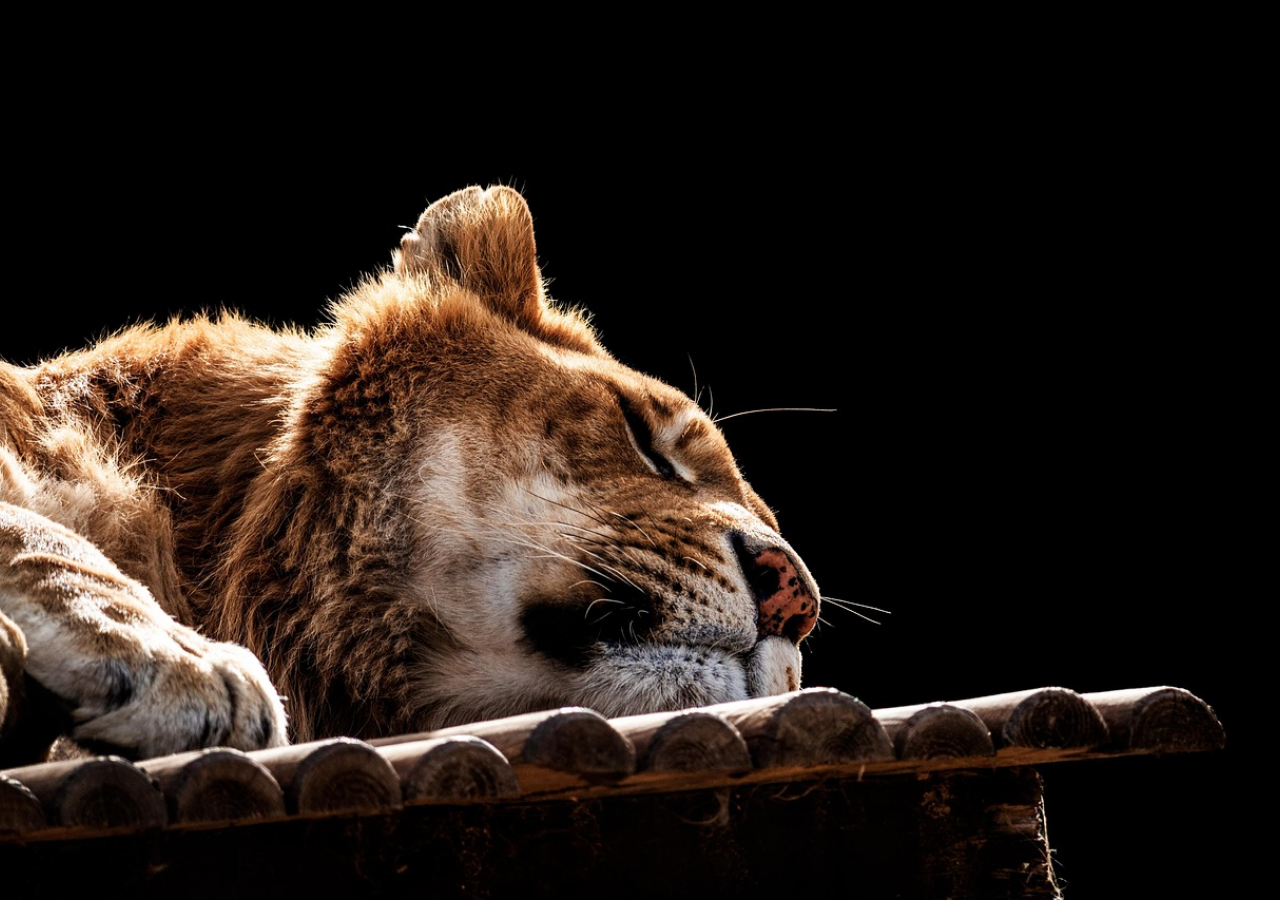
<file: index.html>
<!DOCTYPE html>
<html lang="en">
<head>
    <meta charset="UTF-8">
    <meta name="viewport" content="width=device-width, initial-scale=1.0">
    <link rel="stylesheet" href="style.css">
    <title>MZANSI</title>
</head>
<body>
    <img src="lion-5069703_1280.jpg" alt="Um leão">
    <div>
        <h1>MZANSI</h1>
        <h2>Saiba mais sobre o site</h2>
        <a href="login.html">Iniciar</a>
    </div>

</body>
</html>
</file>
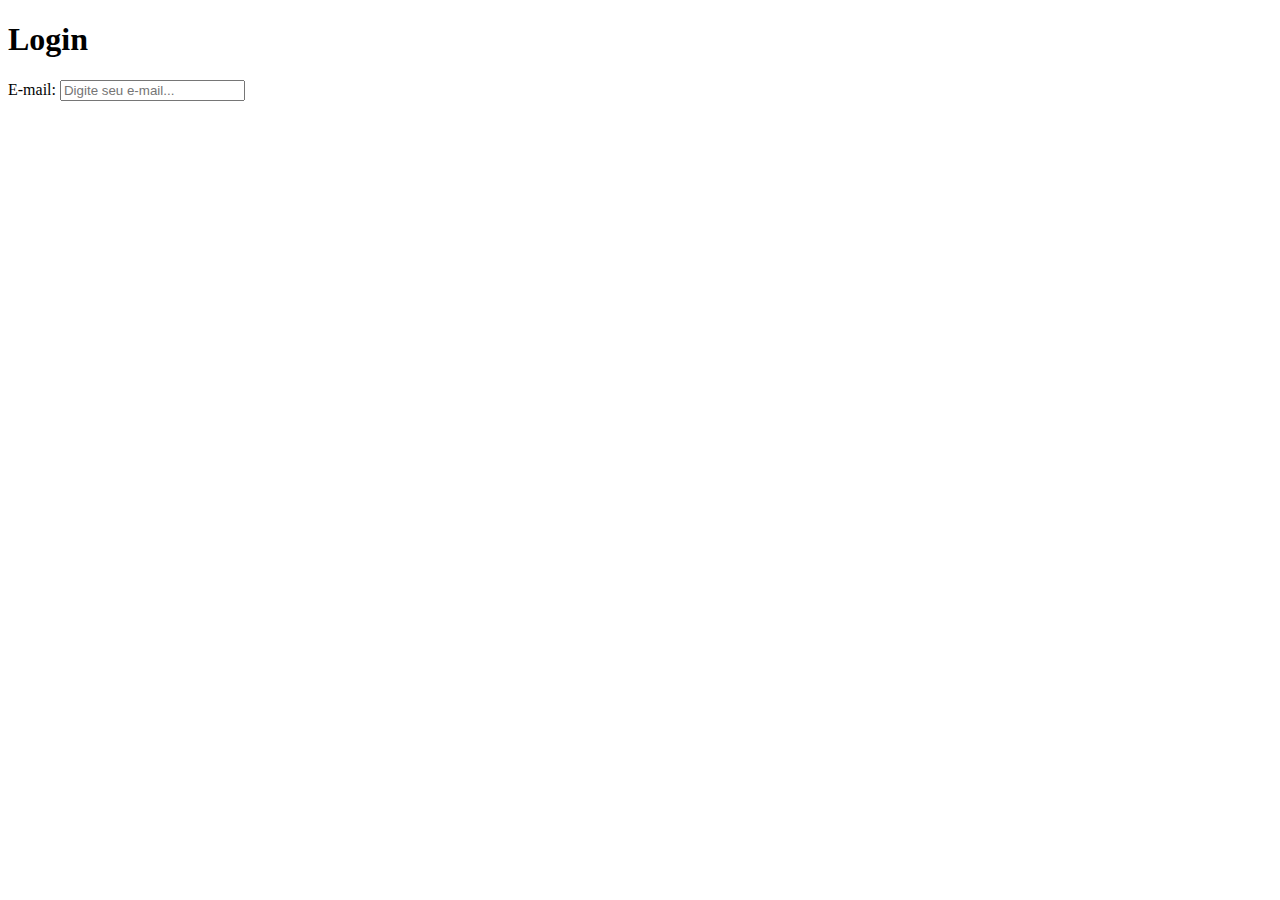
<file: login.html>
<!DOCTYPE html>
<html lang="pt-br">
<head>
    <meta charset="UTF-8">
    <meta name="viewport" content="width=device-width, initial-scale=1.0">
    <title>MZANSI</title>
</head>
<body>
    <div>
        <h1>Login</h1>
        <form action=""></form>
         <label for="email">E-mail:</label>
        <input type="email" placeholder="Digite seu e-mail..." id="email" required>
    </div>
</body>
</html>
</file>
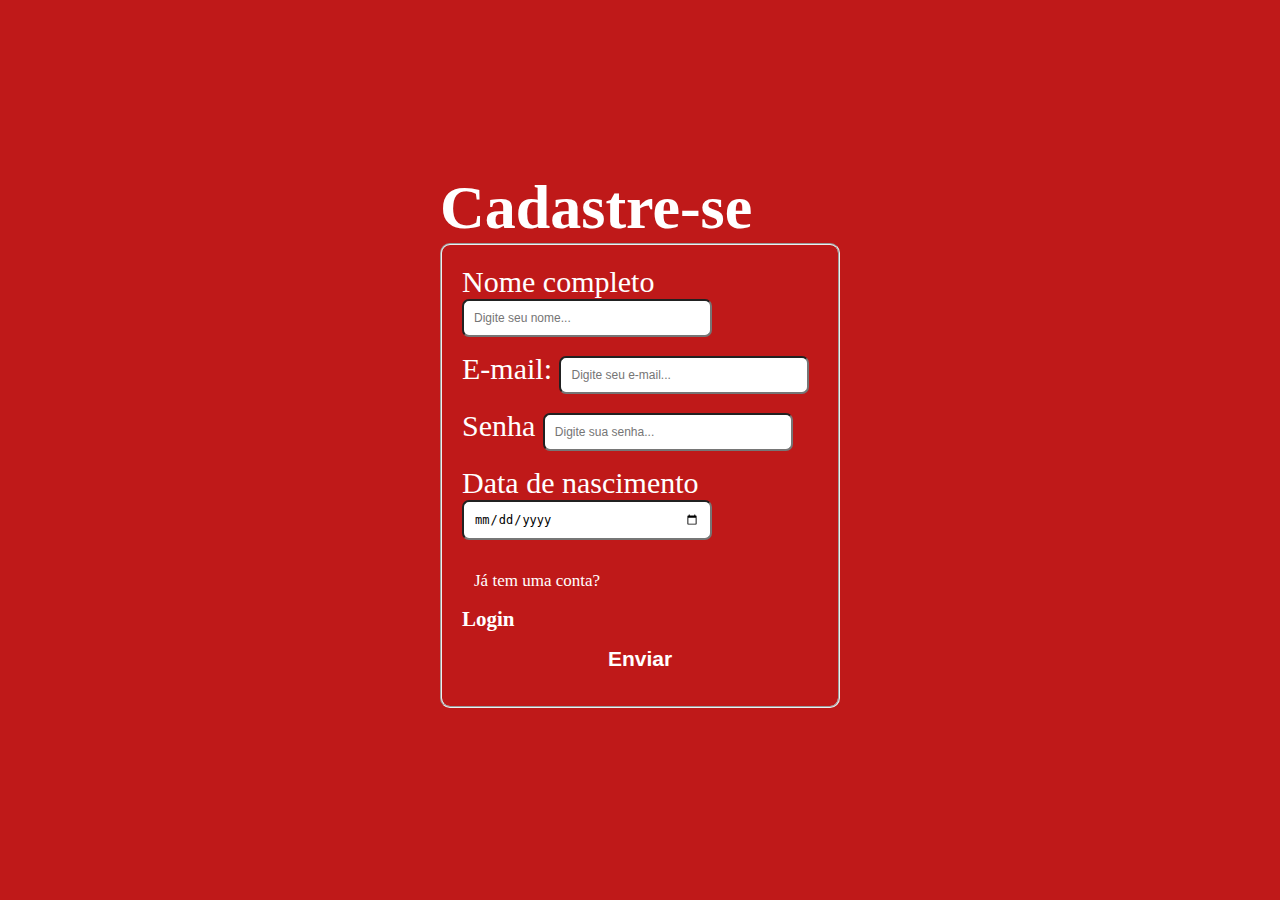
<file: cadastro/cadastro.html>
<html lang="en">
<head>
    <meta charset="UTF-8">
    <meta name="viewport" content="width=device-width, initial-scale=1.0">
    <link rel="stylesheet" href="cadastro.css">
    <title>Cadastro</title>
</head>
<body>
    <header>
        <main>
            <h1>Cadastre-se</h1>
            <form action="">
                <fieldset class="css">
                    <div>
                        <label for="nome">Nome completo</label>
                        <input type="text" placeholder ="Digite seu nome..." id="nome" required>
                    </div>
                    <div>
                        <label for="email">E-mail:</label>
                        <input type="email" placeholder="Digite seu e-mail..." id="email" required>
                    </div>
                    <div>
                        <label for="senha">Senha</label>
                        <input type="password" placeholder="Digite sua senha..." id="senha" required
                        maxlength="18" minlength="6">
                    </div>
                    <div>
                    <label for="nascimento">Data de nascimento</label>
                    <input type="date" id="nascimento" max="2009-01-01" required>
                </div>
                    <p>Já tem uma conta?</p>
                    <a href="/login/login.html"><strong>Login</strong></a>
                    <button><a href="/home/home.html">Enviar</a></button>
                </fieldset>
            </form>
        </main>
    </header>
</body>
</html>
</file>
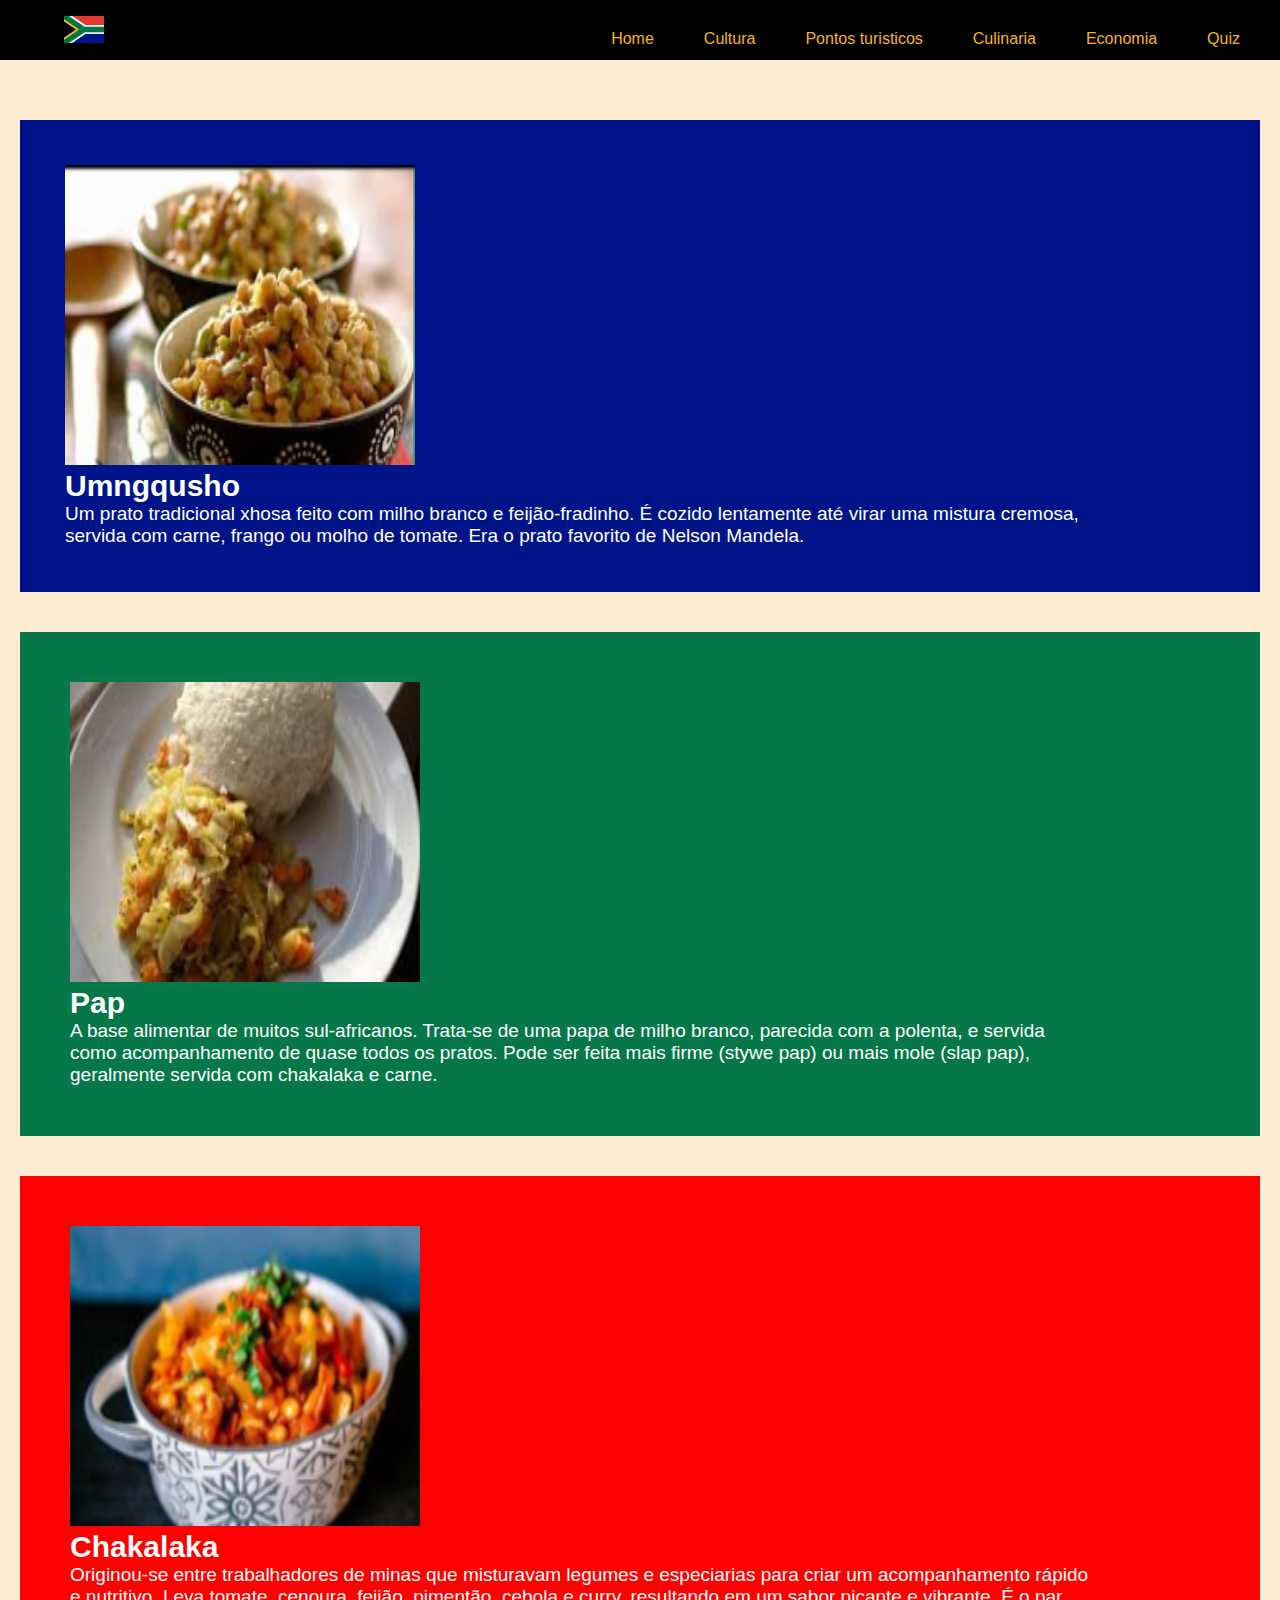
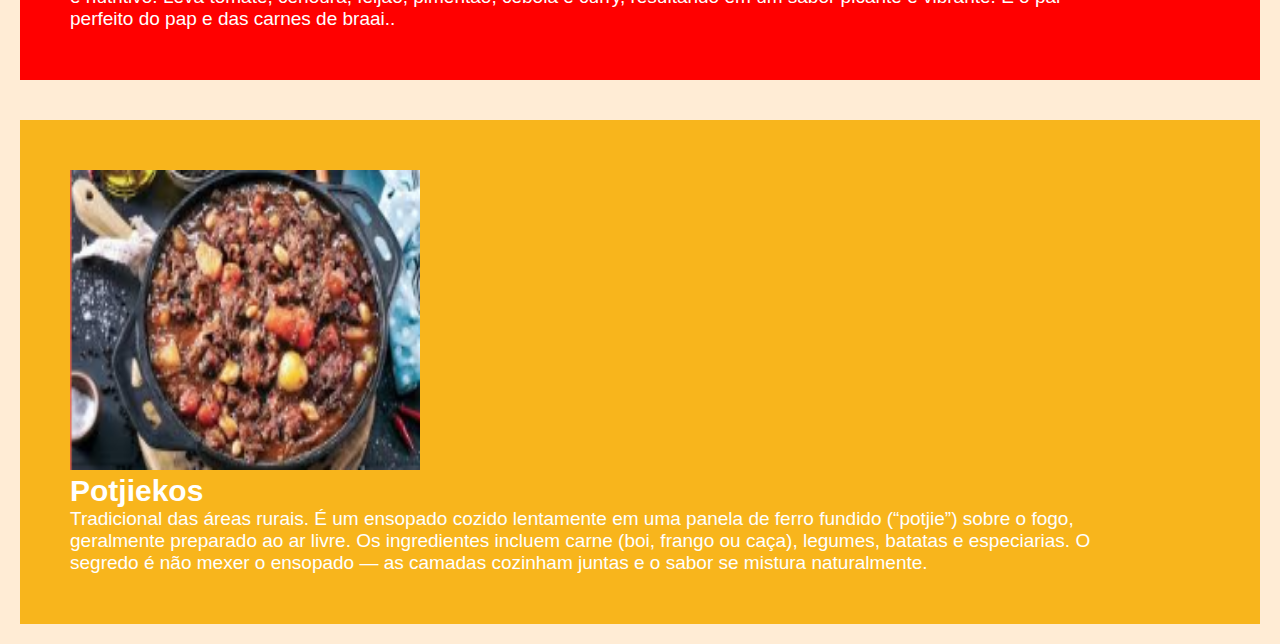
<file: culinaria/culinaria.html>
<!DOCTYPE html>
<html lang="pt-br">

<head>
    <meta charset="UTF-8">
    <meta name="viewport" content="width=device-width, initial-scale=1.0">
    <link rel="stylesheet" href="culinaria.css">
    <link rel="icon" type="image/png" sizes="32x32" href="sapodachuva.png">
    <title>Culinaria</title>
</head>

<body>
    <header>
        <div class="header-conteiner">
            <nav>
                <ul>
                    <li>
                        <a href="/home/home.html">Home</a>
                    </li>
                    <li>
                        <a href="/cultura/cultura.html">Cultura</a>
                    </li>
                    <li>
                        <a href="/pontos de turismo/pontos.html">Pontos turisticos</a>
                    </li>
                    <li>
                        <a href="/culinaria/culinaria.html">Culinaria</a>
                    </li>
                    <li>
                        <a href="/economia/economia.html">Economia</a>
                    </li>
                    <li>
                        <a href="/quiz/quiz.html">Quiz</a>
                    </li>
                </ul>
                <img src="bandeiradaafricadosul.png" alt="A bandeira da África do sul">
            </nav>
        </div>
    </header>

    <main>
    <div class="comida1">
        <img src="Umngqusho.png" alt="São pessoas erguendo as bandeiras">
            <h3>Umngqusho</h3>
            <p>
                Um prato tradicional xhosa feito com milho branco e feijão-fradinho.
                É cozido lentamente até virar uma mistura cremosa, servida com carne, frango ou molho de tomate.
                Era o prato favorito de Nelson Mandela.

            </p>
    </div>
    <div class="comida2">
        <img src="Pap.png" alt="esculturas culturais sul-africanas">
            <h3>Pap</h3>
            <p>
                A base alimentar de muitos sul-africanos.
                Trata-se de uma papa de milho branco, parecida com a polenta, e servida como acompanhamento de quase todos os pratos.
                Pode ser feita mais firme (stywe pap) ou mais mole (slap pap), geralmente servida com chakalaka e carne.
            </p>
    </div>
    <div class="comida3">
        <img src="Chakalaka.png" alt="Pretos divos culturais">
            <h3>Chakalaka</h3>
            <p>
                Originou-se entre trabalhadores de minas que misturavam legumes e especiarias para criar um acompanhamento rápido e nutritivo.
                Leva tomate, cenoura, feijão, pimentão, cebola e curry, resultando em um sabor picante e vibrante.
                É o par perfeito do pap e das carnes de braai..
            </p>
    </div>
    <div class="comida4">
        <img src="Potjiekos.png" alt="Pretos divos culturais">
            <h3>Potjiekos</h3>
            <p>
                Tradicional das áreas rurais.
                É um ensopado cozido lentamente em uma panela de ferro fundido (“potjie”) sobre o fogo, geralmente preparado ao ar livre.
                Os ingredientes incluem carne (boi, frango ou caça), legumes, batatas e especiarias.
                O segredo é não mexer o ensopado — as camadas cozinham juntas e o sabor se mistura naturalmente.
            </p>
    </div>
    </main>
</body>
</html>
</file>
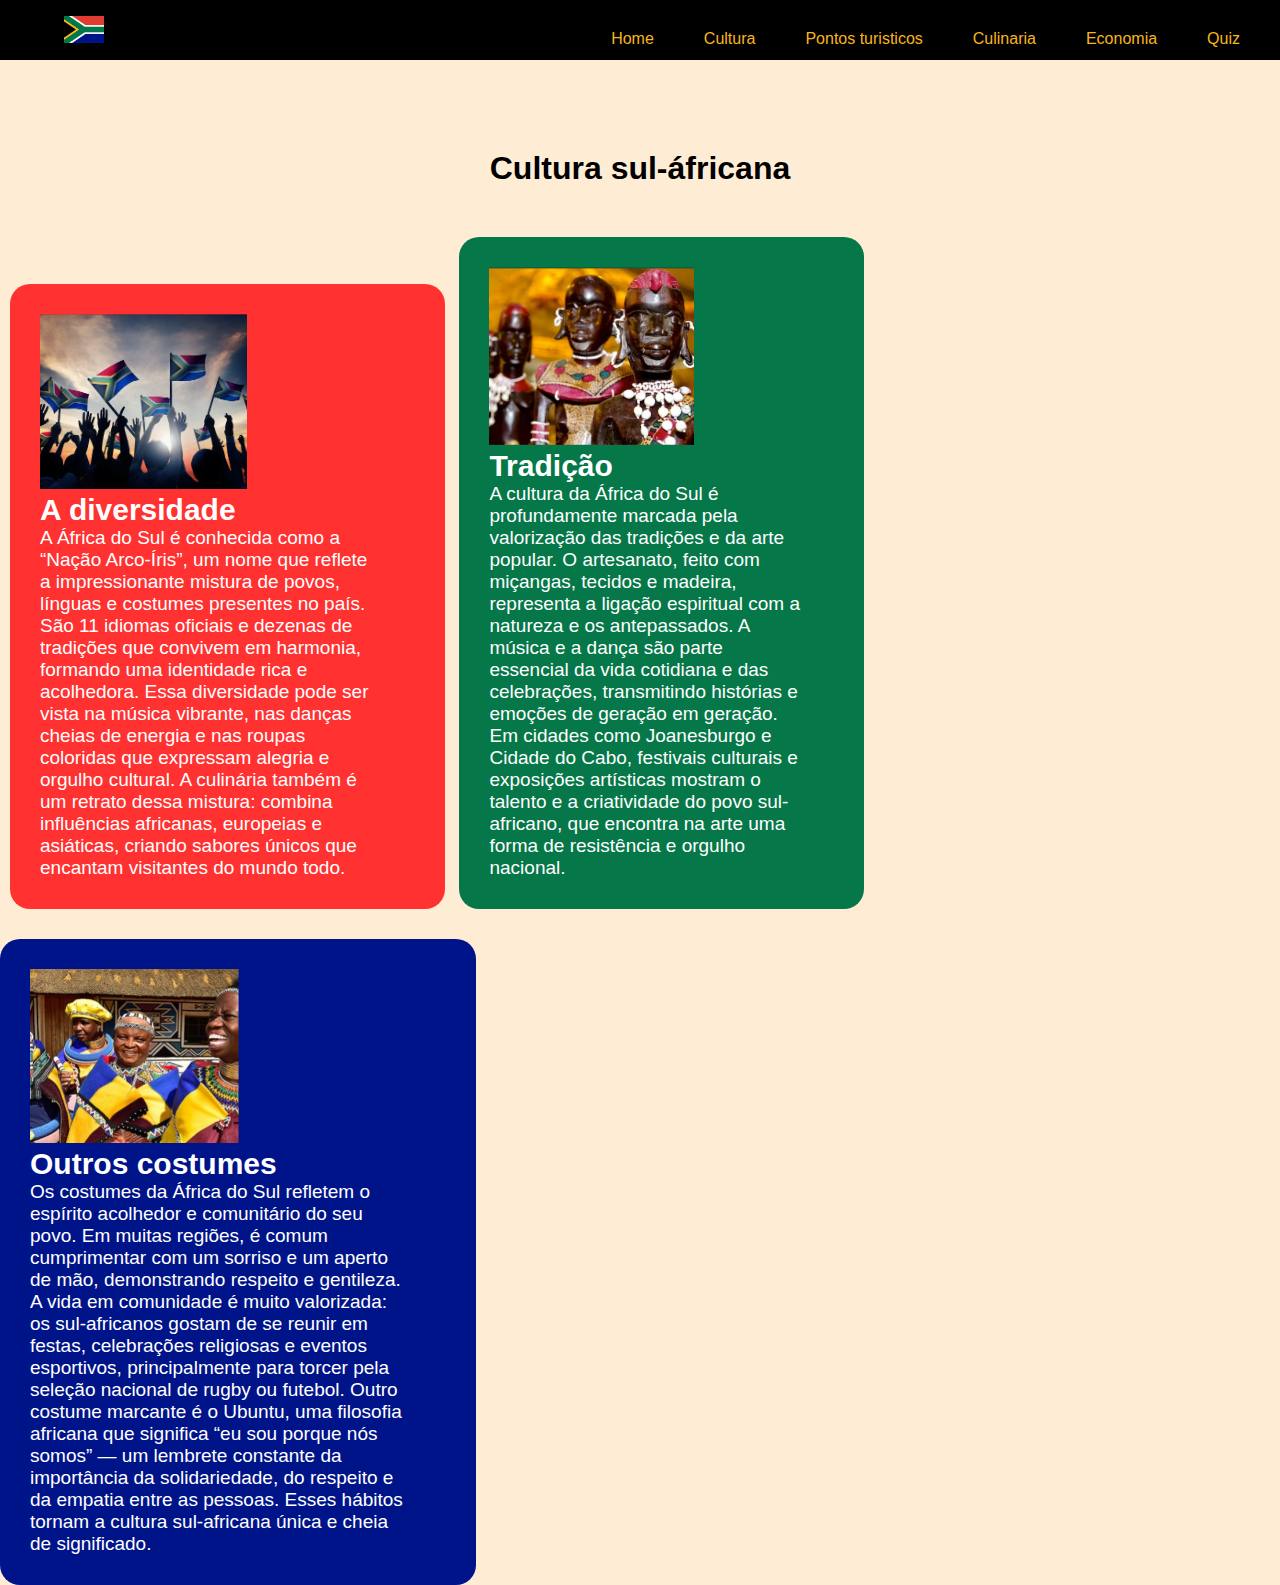
<file: cultura/cultura.html>
<!DOCTYPE html>
<html lang="pt-br">

<head>
    <meta charset="UTF-8">
    <meta name="viewport" content="width=device-width, initial-scale=1.0">
    <link rel="stylesheet" href="cultura.css">
    <title>Cultura</title>
</head>

<body>
    <header>
        <div class="header-conteiner">
            <nav>
                <ul>
                    <li>
                        <a href="/home/home.html">Home</a>
                    </li>
                    <li>
                        <a href="/cultura/cultura.html">Cultura</a>
                    </li>
                    <li>
                        <a href="absolute">Pontos turisticos</a>
                    </li>
                    <li>
                        <a href="fixed">Culinaria</a>
                    </li>
                    <li>
                        <a href="fixed">Economia</a>
                    </li>
                    <li>
                        <a href="fixed">Quiz</a>
                    </li>
                </ul>
                <img src="bandeiradaafricadosul.png" alt="A bandeira da África do sul">
            </nav>
        </div>
    </header>

    <main>
        <h1><strong>Cultura sul-áfricana</strong></h1>
    <div class="bandeira">
        <img src="bandeirasdivas.png" alt="São pessoas erguendo as bandeiras">
            <h3>A diversidade</h3>
            <p>
                A África do Sul é conhecida como a “Nação Arco-Íris”, 
                um nome que reflete a impressionante mistura de povos, 
                línguas e costumes presentes no país. 
                São 11 idiomas oficiais e dezenas de tradições que convivem
                em harmonia, formando uma identidade rica e acolhedora.
                Essa diversidade pode ser vista na música vibrante, 
                nas danças cheias de energia e nas roupas coloridas que 
                expressam alegria e orgulho cultural. 
                A culinária também é um retrato dessa mistura: 
                combina influências africanas, europeias e asiáticas, 
                criando sabores únicos que encantam visitantes do mundo todo.
            </p>
    </div>
    <div class="esculturas">
        <img src="esculturasdivas.png" alt="esculturas culturais sul-africanas">
            <h3>Tradição</h3>
            <p>
                A cultura da África do Sul é profundamente marcada pela valorização das tradições e da arte popular. O artesanato, feito com miçangas, tecidos e madeira, representa a ligação espiritual com a natureza e os antepassados. A música e a dança são parte essencial da vida cotidiana e das celebrações, transmitindo histórias e emoções de geração em geração. Em cidades como Joanesburgo e Cidade do Cabo, festivais culturais e exposições artísticas mostram o talento e a criatividade do povo sul-africano, que encontra na arte uma forma de resistência e orgulho nacional.
            </p>
    </div>
    <div class="pretos">
        <img src="divospretos.png" alt="Pretos divos culturais">
            <h3>Outros costumes</h3>
            <p>
                Os costumes da África do Sul refletem o espírito acolhedor e comunitário do seu povo. Em muitas regiões, é comum cumprimentar com um sorriso e um aperto de mão, demonstrando respeito e gentileza. A vida em comunidade é muito valorizada: os sul-africanos gostam de se reunir em festas, celebrações religiosas e eventos esportivos, principalmente para torcer pela seleção nacional de rugby ou futebol. Outro costume marcante é o Ubuntu, uma filosofia africana que significa “eu sou porque nós somos” — um lembrete constante da importância da solidariedade, do respeito e da empatia entre as pessoas. Esses hábitos tornam a cultura sul-africana única e cheia de significado.
            </p>
    </div>
    </main>
</body>
</html>
</file>
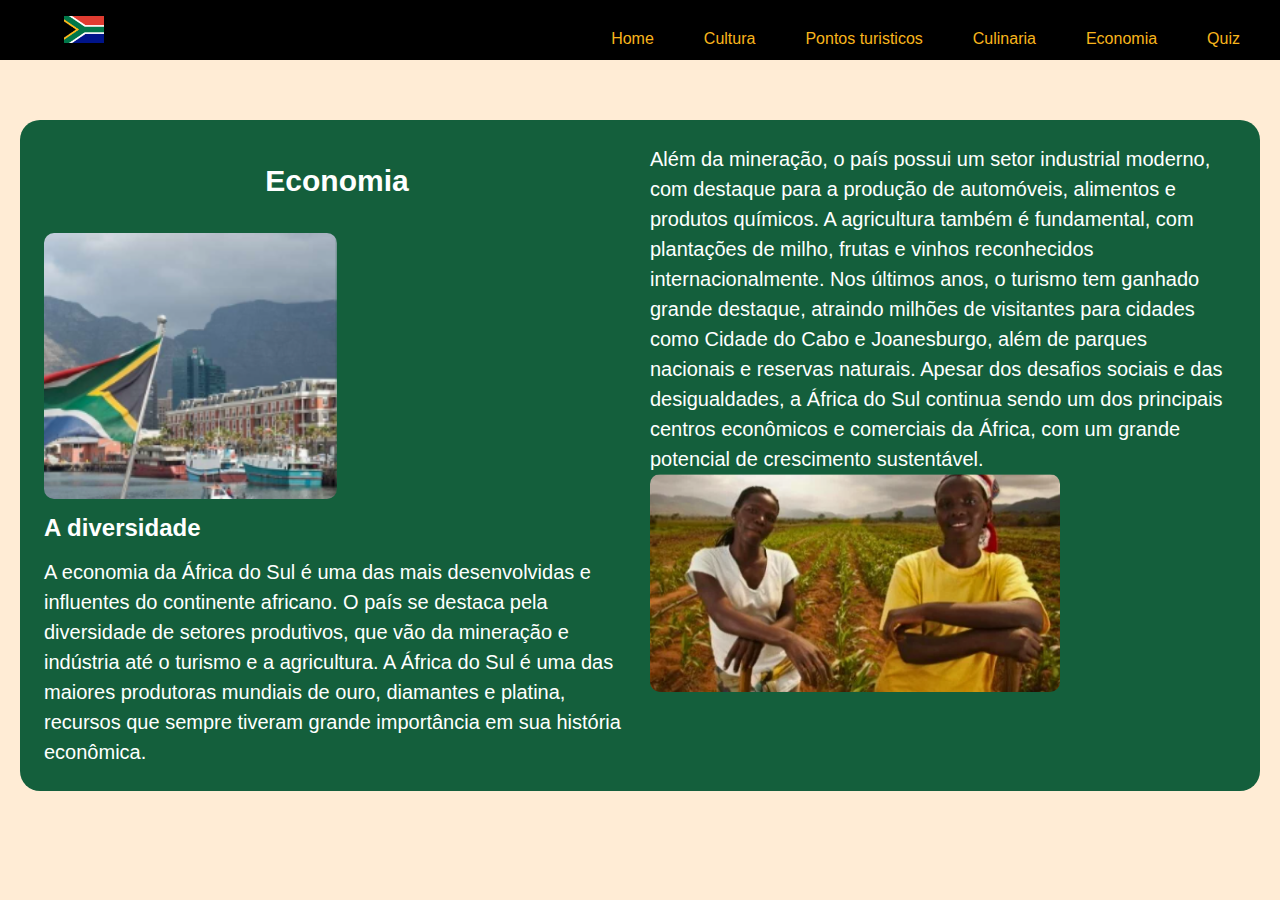
<file: economia/economia.html>
<!DOCTYPE html>
<html lang="pt-br">

<head>
    <meta charset="UTF-8">
    <meta name="viewport" content="width=device-width, initial-scale=1.0">
    <link rel="stylesheet" href="economia.css">
    <link rel="icon" type="image/png" sizes="32x32" href="sapodachuva.png">
    <title>Economia</title>
</head>

<body>
    <header>
        <div class="header-conteiner">
            <nav>
                <ul>
                    <li>
                        <a href="/home/home.html">Home</a>
                    </li>
                    <li>
                        <a href="/cultura/cultura.html">Cultura</a>
                    </li>
                    <li>
                        <a href="/pontos de turismo/pontos.html">Pontos turisticos</a>
                    </li>
                    <li>
                        <a href="/culinaria/culinaria.html">Culinaria</a>
                    </li>
                    <li>
                        <a href="/economia/economia.html">Economia</a>
                    </li>
                    <li>
                        <a href="/quiz/quiz.html">Quiz</a>
                    </li>
                </ul>
                <img src="bandeiradaafricadosul.png" alt="A bandeira da África do sul">
            </nav>
        </div>
    </header>

    <main>
        <section class="economiadiva">
            <div class="economia-conteudo">
                <div class="divinha">
                    <h1><strong>Economia</strong></h1>
                    <img src="candeirativa.png" alt="São pessoas erguendo as bandeiras">
                       <h2>A diversidade</h2>
                       <p>
                        A economia da África do Sul é uma das mais desenvolvidas e influentes do continente africano. O país se destaca pela diversidade de setores produtivos, que vão da mineração e indústria até o turismo e a agricultura. A África do Sul é uma das maiores produtoras mundiais de ouro, diamantes e platina, recursos que sempre tiveram grande importância em sua história econômica.
                    </p>
                       </div>
                       <div class="divona">
                        <p>
                            Além da mineração, o país possui um setor industrial moderno, com destaque para a produção de automóveis, alimentos e produtos químicos. A agricultura também é fundamental, com plantações de milho, frutas e vinhos reconhecidos internacionalmente.
                            Nos últimos anos, o turismo tem ganhado grande destaque, atraindo milhões de visitantes para cidades como Cidade do Cabo e Joanesburgo, além de parques nacionais e reservas naturais. Apesar dos desafios sociais e das desigualdades, a África do Sul continua sendo um dos principais centros econômicos e comerciais da África, com um grande potencial de crescimento sustentável.                
                        </p>
                       
                       <img src="trabalhadores.png" alt="esculturas culturais sul-africanas">
               </div>
            </div>
        </section>
    </main>
</body>
</html>
</file>
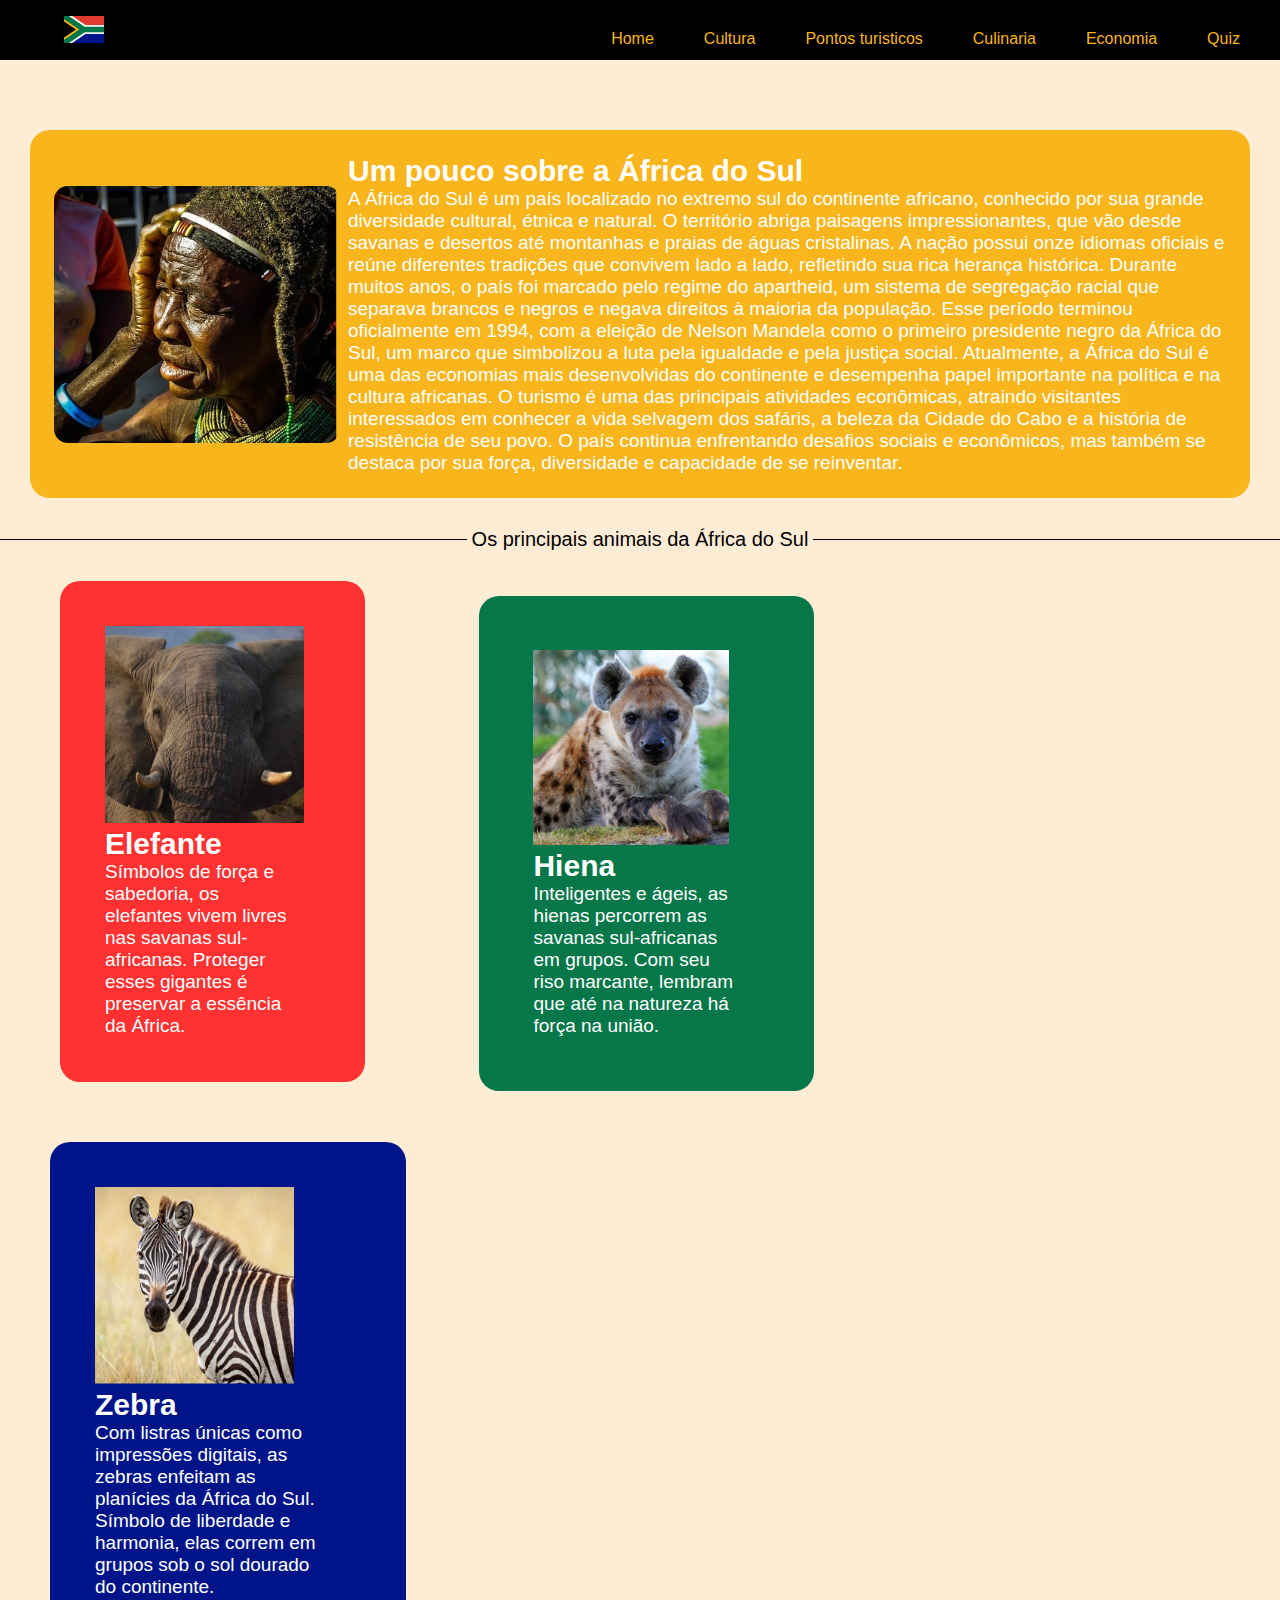
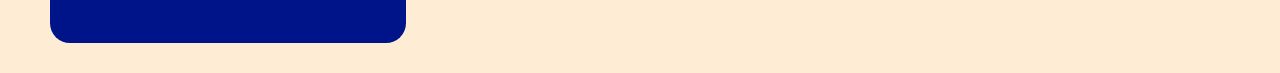
<file: home/home.html>
<!DOCTYPE html>
<html lang="pt-br">

<head>
    <meta charset="UTF-8">
    <meta name="viewport" content="width=device-width, initial-scale=1.0">
    <link rel="stylesheet" href="home.css">
    <title>Home</title>
</head>

<body>
    <header>
        <div class="header-conteiner">
            <nav>
                <ul>
                    <li>
                        <a href="">Home</a>
                    </li>
                    <li>
                        <a href="">Cultura</a>
                    </li>
                    <li>
                        <a href="absolute">Pontos turisticos</a>
                    </li>
                    <li>
                        <a href="fixed">Culinaria</a>
                    </li>
                    <li>
                        <a href="fixed">Economia</a>
                    </li>
                    <li>
                        <a href="fixed">Quiz</a>
                    </li>
                </ul>
                <img src="bandeiradaafricadosul.png" alt="A bandeira da África do sul">
            </nav>
        </div>
    </header>

    <main>
        <div class="moça-diva">
            <img src="moçadiva.png" alt="Uma idosa negra divonica">

            <div id="titulodivo">
                <h2>Um pouco sobre a África do Sul </h2>
                <p>A África do Sul é um país localizado no extremo sul do continente africano, conhecido por sua
                    grande diversidade cultural, étnica e natural. O território abriga paisagens
                    impressionantes, que vão desde savanas e desertos até montanhas e praias de águas
                    cristalinas. A nação possui onze idiomas oficiais e reúne diferentes tradições que convivem
                    lado a lado, refletindo sua rica herança histórica.
                    Durante muitos anos, o país foi marcado pelo regime do apartheid, um sistema de segregação
                    racial que separava brancos e negros e negava direitos à maioria da população. Esse período
                    terminou oficialmente em 1994, com a eleição de Nelson Mandela como o primeiro presidente
                    negro da África do Sul, um marco que simbolizou a luta pela igualdade e pela justiça social.
                    Atualmente, a África do Sul é uma das economias mais desenvolvidas do continente e
                    desempenha papel importante na política e na cultura africanas. O turismo é uma das
                    principais atividades econômicas, atraindo visitantes interessados em conhecer a vida
                    selvagem dos safáris, a beleza da Cidade do Cabo e a história de resistência de seu povo. O
                    país continua enfrentando desafios sociais e econômicos, mas também se destaca
                    por sua força, diversidade e capacidade de se reinventar.</p>
            </div>
        </div>

        <div class="linha-com-texto">
            <span>Os principais animais da África do Sul </span>
        </div>    
<div class="DIVona">
    <div class="elefantes">
        <img src="Captura de tela 2025-11-27 095458.png" alt="">
            <h3>Elefante</h3>
            <p>
                Símbolos de força e sabedoria, os elefantes vivem livres nas savanas sul-africanas.
                Proteger esses gigantes é preservar a essência da África.
            </p>
    </div>
    <div class="hienas">
        <img src="Captura de tela 2025-11-27 095545.png" alt="">
            <h3>Hiena</h3>
            <p>
                Inteligentes e ágeis, as hienas percorrem as savanas sul-africanas em grupos.
                Com seu riso marcante, lembram que até na natureza há força na união.
            </p>
    </div>
    <div class="zebras">
        <img src="Captura de tela 2025-11-27 095556.png" alt="">
            <h3>Zebra</h3>
            <p>
                Com listras únicas como impressões digitais, as zebras enfeitam as planícies da África do Sul.
                Símbolo de liberdade e harmonia, elas correm em grupos sob o sol dourado do continente. </p>
    </div>
</div>
    </main>
</body>

</html>
</file>
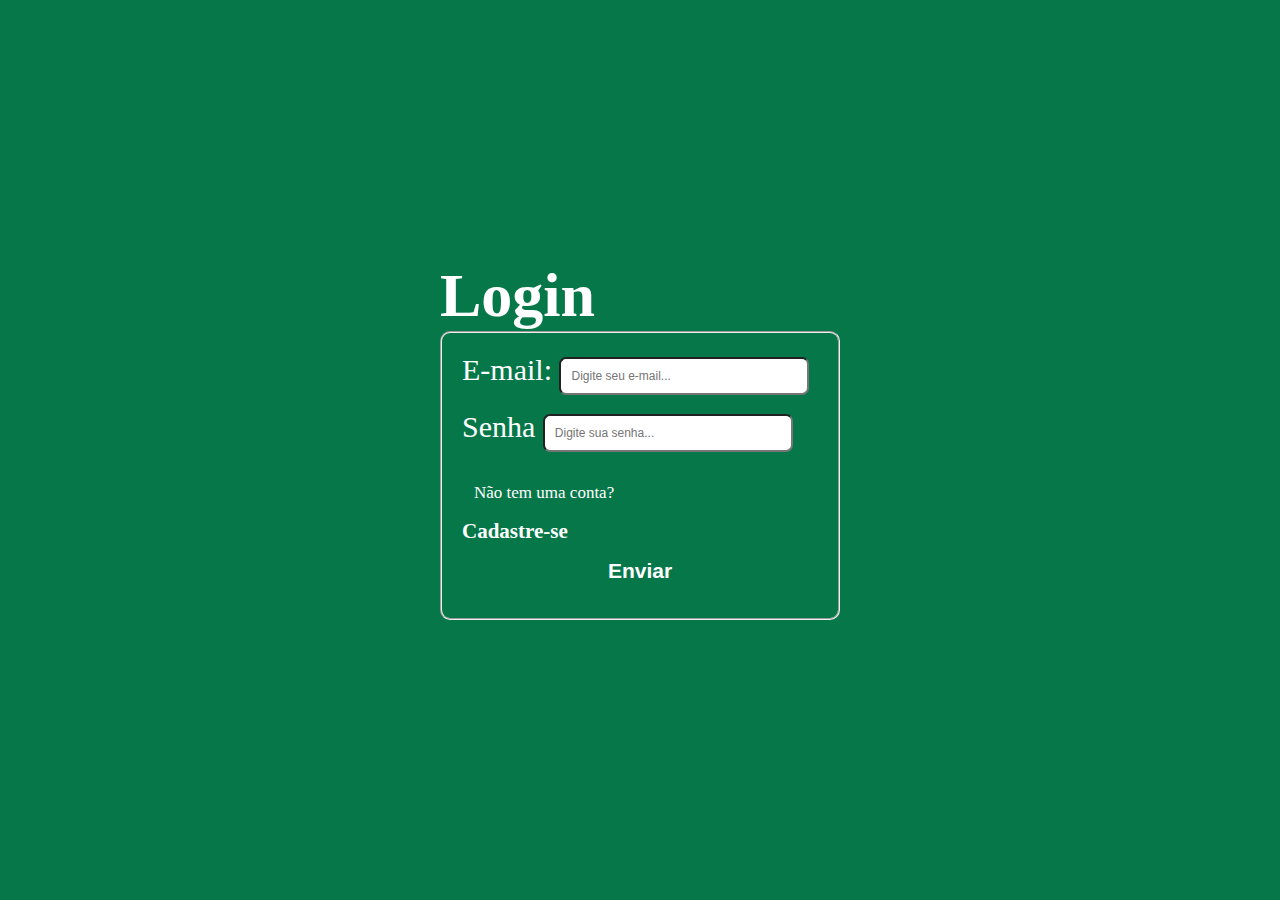
<file: login/login.html>
<html lang="en">
<head>
    <meta charset="UTF-8">
    <meta name="viewport" content="width=device-width, initial-scale=1.0">
    <link rel="stylesheet" href="login.css">
    <title>Login</title>
</head>
<body>
    <header>
        <main>
            <h1>Login</h1>
            <form action="">
                <fieldset class="css">
                    <div>
                        <label for="email">E-mail:</label>
                        <input type="email" placeholder="Digite seu e-mail..." id="email" required>
                    </div>
                    <div>
                        <label for="senha">Senha</label>
                        <input type="password" placeholder="Digite sua senha..." id="senha" required
                        maxlength="18" minlength="6">
                    </div>
                    <p>Não tem uma conta?</p>
                    <a href="/cadastro/cadastro.html"><strong>Cadastre-se</strong></a>
                    <button><a href="/home/home.html">Enviar</a></button>
                </fieldset>
            </form>
        </main>
    </header>
</body>
</html>
</file>
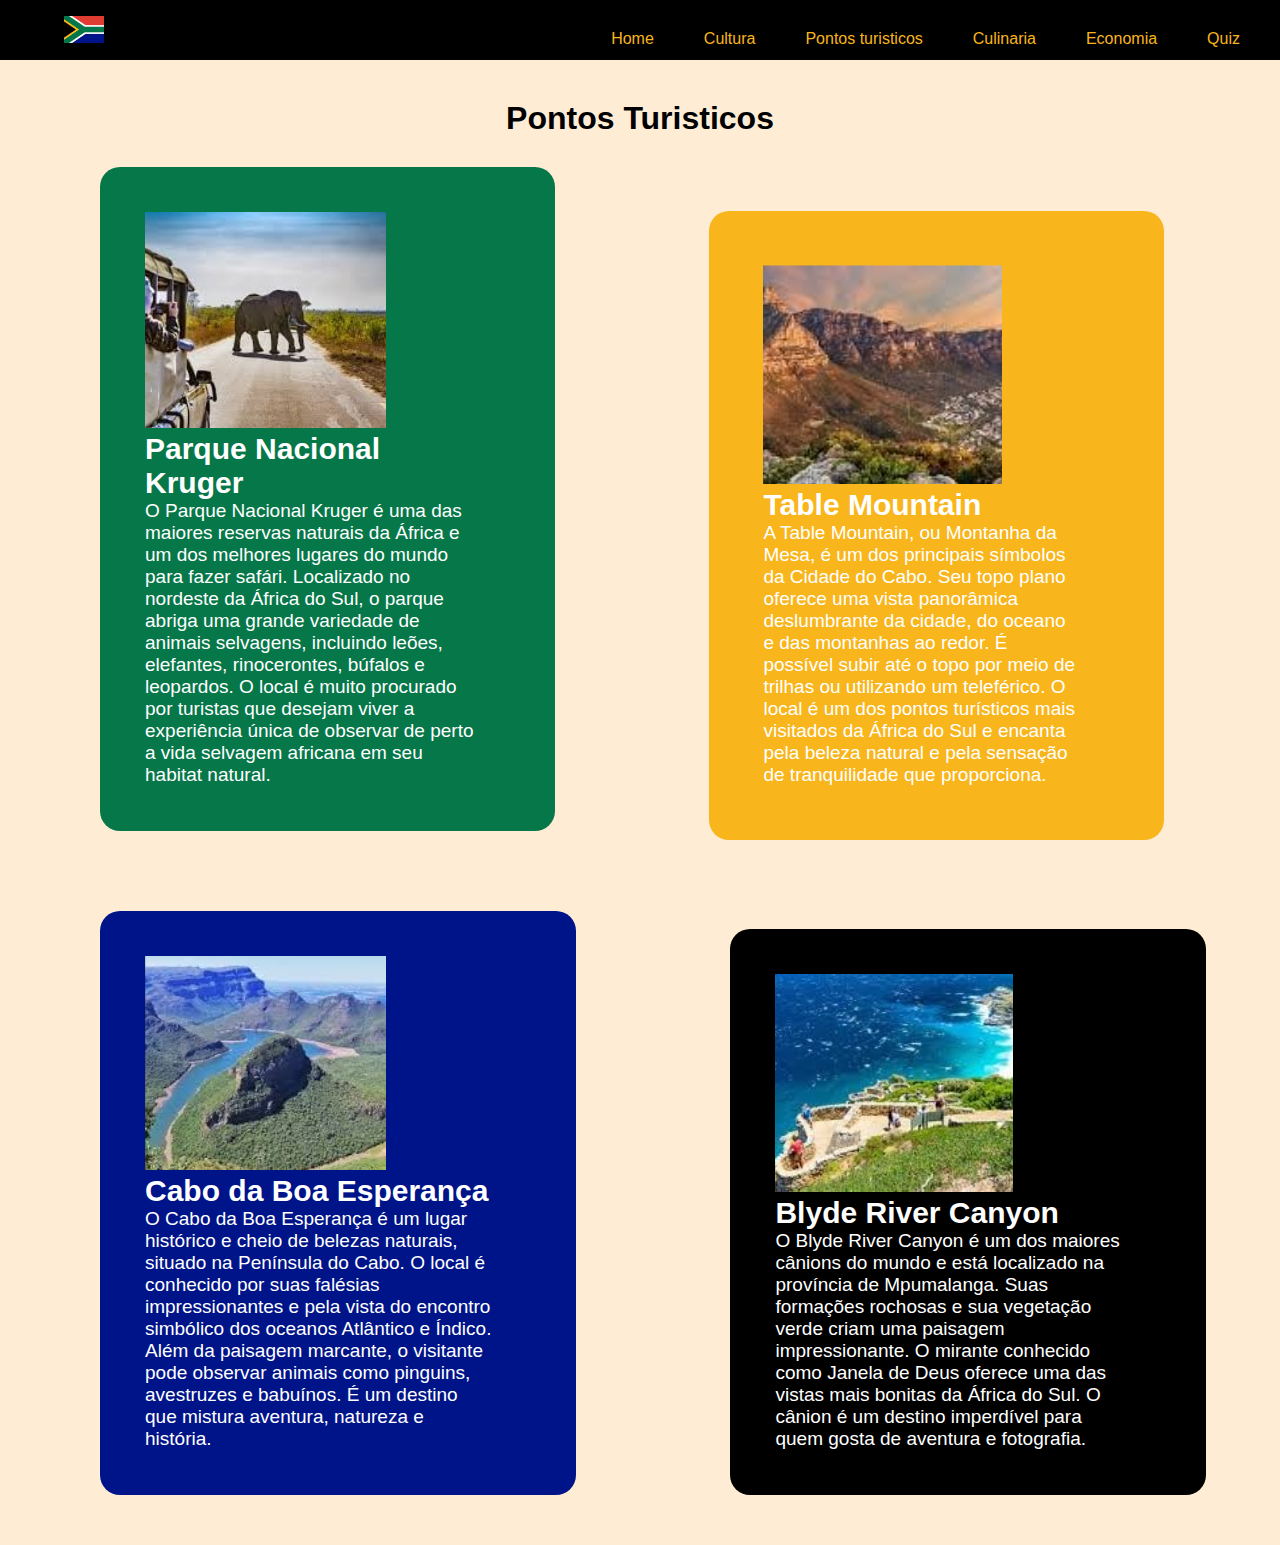
<file: pontos de turismo/pontos.html>
<!DOCTYPE html>
<html lang="pt-br">

<head>
    <meta charset="UTF-8">
    <meta name="viewport" content="width=device-width, initial-scale=1.0">
    <link rel="stylesheet" href="pontos.css">
    <link rel="icon" type="image/png" sizes="32x32" href="sapodachuva.png">
    <title>Pontos de turismo</title>
</head>

<body>
    <header>
        <div class="header-conteiner">
            <nav>
                <ul>
                    <li>
                        <a href="/home/home.html">Home</a>
                    </li>
                    <li>
                        <a href="/cultura/cultura.html">Cultura</a>
                    </li>
                    <li>
                        <a href="/pontos de turismo/pontos.html">Pontos turisticos</a>
                    </li>
                    <li>
                        <a href="/culinaria/culinaria.html">Culinaria</a>
                    </li>
                    <li>
                        <a href="/economia/economia.html">Economia</a>
                    </li>
                    <li>
                        <a href="/quiz/quiz.html">Quiz</a>
                    </li>
                </ul>
                <img src="bandeiradaafricadosul.png" alt="A bandeira da África do sul">
            </nav>
        </div>
    </header>

    <main>
        <h1><strong>Pontos Turisticos</strong></h1>
    <div class="elefantenaestrada">
        <img src="elefante.png" alt="São pessoas erguendo as bandeiras">
            <h3>Parque Nacional Kruger</h3>
            <p>
                  O Parque Nacional Kruger é uma das maiores reservas naturais
                  da África e um dos melhores lugares do mundo para fazer safári.
                  Localizado no nordeste da África do Sul, o parque abriga uma 
                  grande variedade de animais selvagens, incluindo leões, 
                  elefantes, rinocerontes, búfalos e leopardos. O local é 
                  muito procurado por turistas que desejam viver a experiência 
                  única de observar de perto a vida selvagem africana em seu 
                  habitat natural.

            </p>
    </div>
    <div class="montanha">
        <img src="montanha.png" alt="esculturas culturais sul-africanas">
            <h3>Table Mountain</h3>
            <p>
                A Table Mountain, ou Montanha da Mesa, é um dos principais símbolos da Cidade do Cabo. Seu topo plano oferece uma vista panorâmica deslumbrante da cidade, do oceano e das montanhas ao redor. É possível subir até o topo por meio de trilhas ou utilizando um teleférico. O local é um dos pontos turísticos mais visitados da África do Sul e encanta pela beleza natural e pela sensação de tranquilidade que proporciona.
            </p>
    </div>
    <div class="praiadaazul">
        <img src="pedra.png" alt="Pretos divos culturais">
            <h3>Cabo da Boa Esperança</h3>
            <p>
                O Cabo da Boa Esperança é um lugar histórico e cheio de belezas naturais, situado na Península do Cabo. O local é conhecido por suas falésias impressionantes e pela vista do encontro simbólico dos oceanos Atlântico e Índico. Além da paisagem marcante, o visitante pode observar animais como pinguins, avestruzes e babuínos. É um destino que mistura aventura, natureza e história.
            </p>
    </div>
    <div class="pedraemagua">
        <img src="azul.png" alt="Pretos divos culturais">
            <h3>Blyde River Canyon</h3>
            <p>
                O Blyde River Canyon é um dos maiores cânions do mundo e está localizado na província de Mpumalanga. Suas formações rochosas e sua vegetação verde criam uma paisagem impressionante. O mirante conhecido como Janela de Deus oferece uma das vistas mais bonitas da África do Sul. O cânion é um destino imperdível para quem gosta de aventura e fotografia.
            </p>
    </div>
    </main>
</body>
</html>
</file>
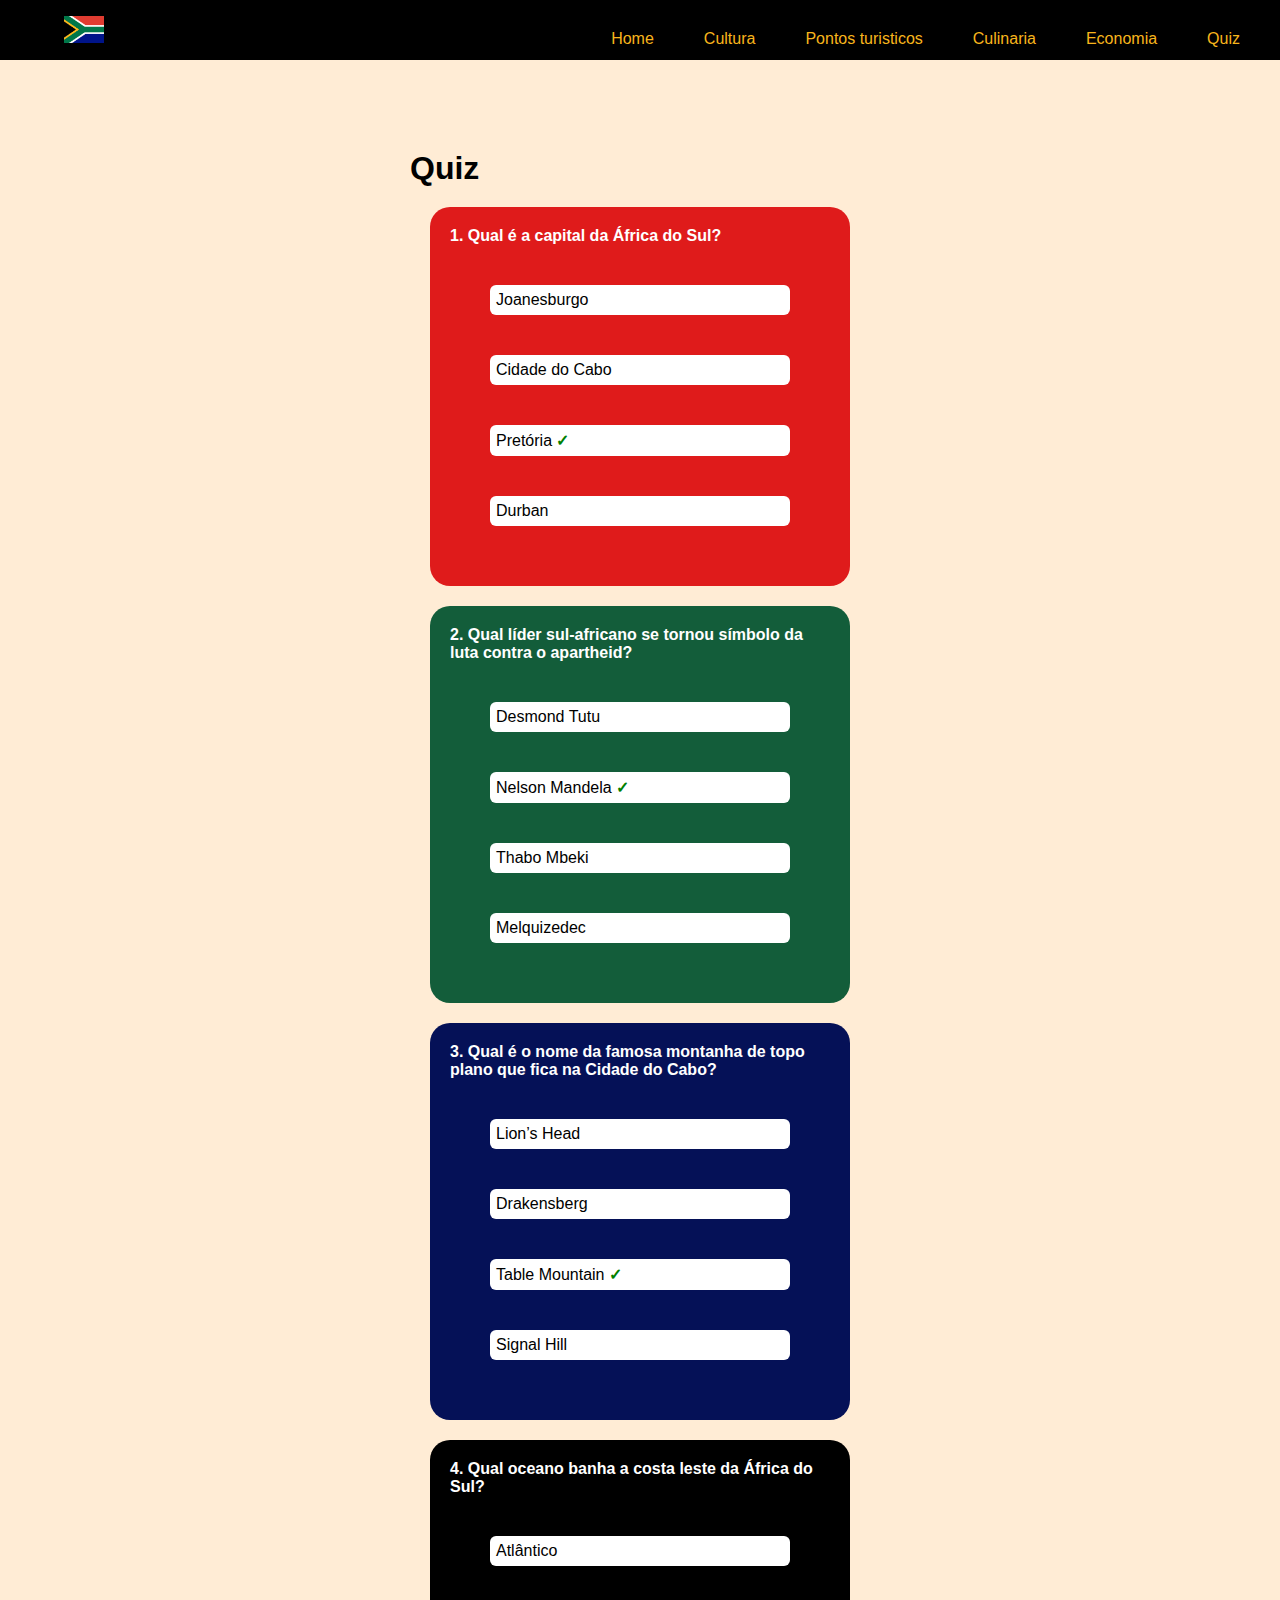
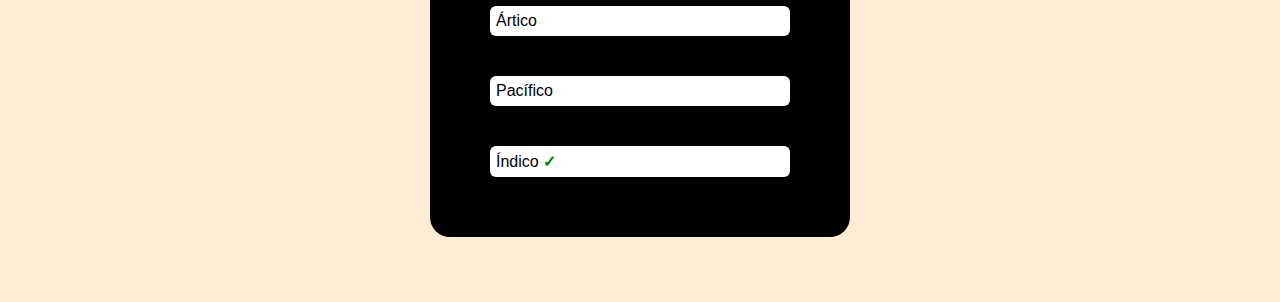
<file: quiz/quiz.html>
<!DOCTYPE html>
<html lang="en">
<head>
    <meta charset="UTF-8">
    <meta name="viewport" content="width=device-width, initial-scale=1.0">
    <link rel="stylesheet" href="quiz.css">
    <link rel="icon" type="image/png" sizes="32x32" href="sapodachuva.png">
    <title>Quiz</title>
</head>
<body>
    <header>
        <div class="header-conteiner">
            <nav>
                <ul>
                    <li>
                        <a href="/home/home.html">Home</a>
                    </li>
                    <li>
                        <a href="/cultura/cultura.html">Cultura</a>
                    </li>
                    <li>
                        <a href="/pontos de turismo/pontos.html">Pontos turisticos</a>
                    </li>
                    <li>
                        <a href="/culinaria/culinaria.html">Culinaria</a>
                    </li>
                    <li>
                        <a href="/economia/economia.html">Economia</a>
                    </li>
                    <li>
                        <a href="/quiz/quiz.html">Quiz</a>
                    </li>
                </ul>
                <img src="bandeiradaafricadosul.png" alt="A bandeira da África do sul">
            </nav>
        </div>
    </header>
    <div class="quiz">

        <h1>Quiz</h1>
      
        <div class="pergunta1">
            <p> <strong> 1. Qual é a capital da África do Sul?</strong></p>
      
          <input type="radio" name="q1" id="q1a">
          <label for="q1a"> Joanesburgo</label>
      
          <input type="radio" name="q1" id="q1b">
          <label for="q1b">Cidade do Cabo</label>

          <input type="radio" name="q1" id="q1c">
          <label for="q1c" class="certa">Pretória</label>

          <input type="radio" name="q1" id="q1d">
          <label for="q1d"> Durban</label>
        </div>
      
        <div class="pergunta2">
            <p> <strong> 2. Qual líder sul-africano se tornou símbolo da luta contra o apartheid?</strong></p>
      
          <input type="radio" name="q2" id="q2a">
          <label for="q2a">Desmond Tutu</label>
      
          <input type="radio" name="q2" id="q2b">
          <label for="q2b" class="certa">Nelson Mandela</label>

          <input type="radio" name="q2" id="q2c">
          <label for="q2c">Thabo Mbeki</label>

          <input type="radio" name="q2" id="q2d">
          <label for="q2d"> Melquizedec</label>
        </div>
      
        <div class="pergunta3">
            <p> <strong> 3. Qual é o nome da famosa montanha de topo plano que fica na Cidade do Cabo?</strong></p>
      
          <input type="radio" name="q3" id="q3a">
          <label for="q3a"> Lion’s Head</label>

          <input type="radio" name="q3" id="q3b">
          <label for="q3b">Drakensberg</label>

          <input type="radio" name="q3" id="q3c">
          <label for="q3c" class="certa">Table Mountain</label>

          <input type="radio" name="q3" id="q3d">
          <label for="q3d">Signal Hill</label>
      
        </div>

        <div class="pergunta4">
            <p> <strong> 4. Qual oceano banha a costa leste da África do Sul?</strong></p>
        
            <input type="radio" name="q4" id="q4a">
            <label for="q4a">Atlântico</label>
  
            <input type="radio" name="q4" id="q4b">
            <label for="q4b">Ártico</label>
  
            <input type="radio" name="q4" id="q4c">
            <label for="q4c">Pacífico</label>

            <input type="radio" name="q4" id="q4d">
            <label for="q4d" class="certa"> Índico</label>

          </div>
      
      </div>
      
</body>
</html>
</file>
<file: style.css>
* {
    margin: 0;
    padding: 0;
    box-sizing: border-box;
    background-color: black;
}

:root {
    font-size: 67.5%;
}
img{
    width: 100%;
    height: 100vh;
    object-fit: cover;
}

body {
    display: flex;
    align-items: center;
    font-size: 1.6rem;
}

div {
    text-align: center;
}

h1 {
    color: #fff;
    font-size: 4.2rem;
    line-height: 1.4rem;
}

h2 {
    color: #fff;
    font-size: 3.5rem;
    margin-bottom: 1.2rem;
}

a {
    background-color: #ffd230;
    padding: 1.6rem 8rem;
    border-radius: 3.6rem;
    display: block;
    width: fit-content;
    margin: 0 auto;
    color: #FFF;
    font-size: 2.1rem;
    text-decoration: none;
}
</file>
<file: cadastro/cadastro.css>
*{
    margin: 0;
    padding: 0;
    box-sizing: border-box;
    background-color: #bf1919;
}

:root{
    font-size: 62.5%
}


h1{
    color: #fff;
    font-size: 6.2rem;

}

fieldset{
    margin-bottom: 2rem;
    padding: 2rem;
    border-radius: 1rem;
}

body {
    margin: 0;
    height: 100vh;
    display: flex;
    justify-content: center; 
    align-items: center;   
  }
  
  form {
    width: 40rem;
    div{
        font-size: 3.0rem ;
        color: #fff;
    }

    input {
        background-color: #fff;
        margin-bottom: 15px;
        width: 25rem;
        padding: 1rem;    
        font-size: 1.2rem; 
        border-radius: 0.7rem;
        }
  }
  
  button{
    padding: 15px 25px;
    border: none;
    color: #fff;
    margin-bottom: 2.0rem;
    cursor: pointer;
    font-weight: bold;
    display: block;
    width: fit-content;
    margin: 0 auto;
    text-decoration: none;
  }
  
  button:hover{
  border-radius: 1.2rem;
  background: black;
  color
  transition: background .4s;
}

 p{
    padding: 1.6rem 1.2rem;
    color: #FFF;
    font-size: 1.7rem;
 }

 a{
    display: block;
    color: #FFF;
    font-size: 2.1rem;
    text-decoration: none;
 }
</file>
<file: culinaria/culinaria.css>
* {
    margin: 0;
    padding: 0;
    box-sizing: border-box;
    font-family: "Montserrat", sans-serif;
    scroll-behavior: smooth;
    scroll-padding-top: 4rem;

}

:root {
    font-size: 62.5%;
}

body {
    font-size: 1.6rem;
}

header {
    background: black;
    padding-block: 3rem;
    position: fixed;
    width: 100%;
}

nav {
    img {
        width: 4rem;
        object-fit: cover;
        position: absolute;
        left: 5%;
        top: 27%;
    }
}

.header-conteiner {
    max-width: 120rem;
    margin: 0 auto;
    display: flex;
    flex-direction: column;
    align-items: end;
    gap: 2rem;
}

header {
    height: 4rem;
    position: fixed;
    top: 0;
    width: 100%;
    background: black;
}

body {
    padding-top: 10rem;
    background-color: #ffecd5;
}

.header-conteiner ul {
    display: flex;
    gap: 5rem;
    list-style: none;
}

.header-conteiner a {
    color: #f8b51c;
    text-decoration: none;
}

.header-conteiner a:hover {
    transform: scale(1.1);
    font-weight: bold;
    transition: ease-in-out .4s;
}

.comida1{
    gap: 0.8rem;
    padding: 4.5rem;
    background-color: #001489;
    color: #fff;
    width: rem;
    display: inline-block;
    margin: 2rem;

}

.comida1 p{
padding-right: 10%;
font-size: 1.9rem;
}

.comida1 h3{
    padding-right: 9%;
    font-size: 3rem;
    }

.comida2{
    gap: 0.8rem;
    padding: 5rem;
    width: fit-content;
    width: rem;
    background-color:#067749;
    color: #fff;
    margin: 2rem;
    display: inline-block;
}

.comida2 p{
    padding-right: 10%;
    font-size: 1.9rem;
    }
    
.comida2 h3{
    padding-right: 10%;
    font-size: 3rem;
}

.comida3 {
    gap: 0.8rem;
    padding: 5rem;
    width: fit-content;
    width: rem;
    background-color: red;
    color: #fff;
    margin: 2rem;
    display: inline-block;
}

.comida3 p{
    padding-right: 10%;
    font-size: 1.9rem;
    }
    
.comida3 h3{
    padding-right: 10%;
    font-size: 3rem;
}

.comida4 {
    gap: 0.8rem;
    padding: 5rem;
    width: fit-content;
    width: rem;
    background-color: #f8b51c;
    color: #fff;
    margin: 2rem;
    display: inline-block;
    
}

.comida4 p{
    padding-right: 10%;
    font-size: 1.9rem;
    }
    
.comida4 h3{
    padding-right: 10%;
    font-size: 3rem;
}

.comida1 img,
.comida2 img, 
.comida3 img,
.comida4 img{
    width: 35rem;
    height: 30rem;
}
</file>
<file: cultura/cultura.css>
* {
    margin: 0;
    padding: 0;
    box-sizing: border-box;
    font-family: "Montserrat", sans-serif;
    scroll-behavior: smooth;
    scroll-padding-top: 4rem;

}


:root {
    font-size: 62.5%;
}

body {
    font-size: 1.6rem;
}

header {
    background: black;
    padding-block: 3rem;
    position: fixed;
    width: 100%;
}

nav {
    img {
        width: 4rem;
        object-fit: cover;
        position: absolute;
        left: 5%;
        top: 27%;
    }
}

.header-conteiner {
    max-width: 120rem;
    margin: 0 auto;
    display: flex;
    flex-direction: column;
    align-items: end;
    gap: 2rem;
}

header {
    height: 4rem;
    position: fixed;
    top: 0;
    width: 100%;
    background: black;
}

body {
    padding-top: 10rem;
    background-color: #ffecd5;
}

.header-conteiner ul {
    display: flex;
    gap: 5rem;
    list-style: none;
}

.header-conteiner a {
    color: #f8b51c;
    text-decoration: none;
}

.header-conteiner a:hover {
    transform: scale(1.1);
    font-weight: bold;
    transition: ease-in-out .4s;
}

h1{
margin: 5rem;
display: flex;
justify-content: center;
}

.bandeira{
    gap: 0.8rem;
    padding: 3rem;
    border-radius: 2rem;
    background-color: #ff3131;
    color: #fff;
    margin: 3rem 1rem;
    display: inline-block;
    width: 43.5rem;

}

.bandeira p{
padding-right: 10%;
font-size: 1.9rem;
}

.bandeira h3{
    padding-right: 9%;
    font-size: 3rem;
    }

.esculturas{
    gap: 0.8rem;
    padding: 3rem;
    border-radius: 2rem;
    width: fit-content;
    background-color: #067749;
    color: #fff;
    margin: 2rem rem;
    display: inline-block;
    width: 40.5rem;
}

.esculturas p{
    padding-right: 10%;
    font-size: 1.9rem;
    }
    
.esculturas h3{
    padding-right: 10%;
    font-size: 3rem;
}

.pretos {
    gap: 0.8rem;
    padding: 3rem;
    border-radius: 2rem;
    background-color: #001489;
    margin: rem rem;
    color: #fff;
    display: inline-block;
    width: 47.6rem;
    
}

.pretos p{
    padding-right: 10%;
    font-size: 1.9rem;
    }
    
.pretos h3{
    padding-right: 10%;
    font-size: 3rem;
}
</file>
<file: economia/economia.css>
* {
    margin: 0;
    padding: 0;
    box-sizing: border-box;
    font-family: "Montserrat", sans-serif;
    scroll-behavior: smooth;
    scroll-padding-top: 4rem;

}

:root {
    font-size: 62.5%;
}

body {
    font-size: 1.6rem;
}

header {
    background: black;
    padding-block: 3rem;
    position: fixed;
    width: 100%;
}

nav {
    img {
        width: 4rem;
        object-fit: cover;
        position: absolute;
        left: 5%;
        top: 27%;
    }
}

.header-conteiner {
    max-width: 120rem;
    margin: 0 auto;
    display: flex;
    flex-direction: column;
    align-items: end;
    gap: 2rem;
}

header {
    height: 4rem;
    position: fixed;
    top: 0;
    width: 100%;
    background: black;
}

body {
    padding-top: 10rem;
    background-color: #ffecd5;
}

.header-conteiner ul {
    display: flex;
    gap: 5rem;
    list-style: none;
}

.header-conteiner a {
    color: #f8b51c;
    text-decoration: none;
}

.header-conteiner a:hover {
    transform: scale(1.1);
    font-weight: bold;
    transition: ease-in-out .4s;
}

.economiadiva{
    background: #145f3c;
    border-radius: 2rem;
    color: white;
    padding: 2.4rem;
    margin: 2rem;
}

.economiadiva h1{
    text-align: center;
    font-size: 3rem;
    margin-bottom: 2rem;
    margin: 2rem;
}

.economia-conteudo{
    display: grid;
    grid-template-columns: 1fr 1fr;
    gap: 2rem;
}


.divinha{
    display: flex;
    flex-direction: column;
    gap: 1.5rem;
}

.divinha img{
    width: 50%;
    border-radius: 1rem;
}

.divona img{
    width: 70%;
    align-items: center;
    border-radius: 1rem;
}


p{
    font-size: 2rem;
    line-height: 1.5;
}

/* CAIXA DE TEXTO ESCURA */
.caixa-texto{
    background: #1248a0;
    padding: 1.5rem;
    border-radius: 1rem;
}
</file>
<file: home/home.css>
* {
    margin: 0;
    padding: 0;
    box-sizing: border-box;
    font-family: "Montserrat", sans-serif;
    scroll-behavior: smooth;
    scroll-padding-top: 4rem;

}

:root {
    font-size: 62.5%;
}

body {
    font-size: 1.6rem;
}

header {
    background: black;
    padding-block: 3rem;
    position: fixed;
    width: 100%;
}

nav {
    img {
        width: 4rem;
        object-fit: cover;
        position: absolute;
        left: 5%;
        top: 27%;
    }
}

.header-conteiner {
    max-width: 120rem;
    margin: 0 auto;
    display: flex;
    flex-direction: column;
    align-items: end;
    gap: 2rem;
}

header {
    height: 4rem;
    position: fixed;
    top: 0;
    width: 100%;
    background: black;
}

body {
    padding-top: 10rem;
    background-color: #ffecd5;
}

.header-conteiner ul {
    display: flex;
    gap: 5rem;
    list-style: none;
}

.header-conteiner a {
    color: #f8b51c;
    text-decoration: none;
}

.header-conteiner a:hover {
    transform: scale(1.1);
    font-weight: bold;
    transition: ease-in-out .4s;
}

.linha-com-texto {
    display: flex;
    align-items: center;
    text-align: center;
    width: 100%;
}

.linha-com-texto::before,
.linha-com-texto::after {
    content: "";
    flex: 1;
    border-bottom: 1px solid black;
}

.linha-com-texto::before {
    margin-right: .5rem;
}

.linha-com-texto::after {
    margin-left: .5rem;
}

.linha-com-texto span {
    color: black;
    font-size: 2rem;
  
}


.moça-diva {
    display: flex;
    align-items: center;
    gap: 0.8rem;
    padding: 2.4rem;
    border-radius: 2rem;
    width: fit-content;
    background-color: #f8b51c;
    color: #fff;
    font-size: 1.2rem;
    margin: 3rem;
    

}

.moça-diva img {
    border-radius: 1.4rem;
    object-fit: cover;
}


.moça-diva p {
    font-size: 1.9rem;
}

.moça-diva h2 {
    font-size: 3rem;
}
.elefantes {
    gap: 0.8rem;
    padding: 4.5rem;
    border-radius: 2rem;
    background-color: #ff3131;
    margin: 3rem 6rem;
    color: #fff;
    display: inline-block;
    width: 30.5rem;

}

.elefantes p{
padding-right: 10%;
font-size: 1.9rem;
}

.elefantes h3{
    padding-right: 9%;
    font-size: 3rem;
    }

.hienas {
    gap: 0.8rem;
    padding: 5.4rem;
    border-radius: 2rem;
    width: fit-content;
    background-color: #067749;
    color: #fff;
    margin: 2rem 5rem;
    display: inline-block;
    width: 33.5rem;
}

.hienas p{
    padding-right: 10%;
    font-size: 1.9rem;
    }
    
.hienas h3{
    padding-right: 10%;
    font-size: 3rem;
}

.zebras {
    gap: 0.8rem;
    padding: 4.5rem;
    border-radius: 2rem;
    background-color: #001489;
    margin: 3rem 5rem;
    color: #fff;
    display: inline-block;
    width: 35.6rem;
    vertical-align: baseline;
}

.zebras p{
    padding-right: 10%;
    font-size: 1.9rem;
    }
    
.zebras h3{
    padding-right: 10%;
    font-size: 3rem;
}
</file>
<file: login/login.css>
*{
    margin: 0;
    padding: 0;
    box-sizing: border-box;
    background-color: #067749;
}

:root{
    font-size: 62.5%
}


h1{
    color: #fff;
    font-size: 6.2rem;

}

fieldset{
    margin-bottom: 2rem;
    padding: 2rem;
    border-radius: 1rem;
}

body {
    margin: 0;
    height: 100vh;
    display: flex;
    justify-content: center; 
    align-items: center;   
  }
  
  form {
    width: 40rem;
    div{
        font-size: 3.0rem ;
        color: #fff;
    }

    input {
        background-color: #fff;
        margin-bottom: 15px;
        width: 25rem;
        padding: 1rem;    
        font-size: 1.2rem; 
        border-radius: 0.7rem;
        }
  }
  
  button{
    padding: 15px 25px;
    border: none;
    color: #fff;
    margin-bottom: 2.0rem;
    cursor: pointer;
    font-weight: bold;
    display: block;
    width: fit-content;
    margin: 0 auto;
  }
  
  button:hover{
  border-radius: 1.2rem;
  background: black;
  color
  transition: background .4s;
}

 p{
    padding: 1.6rem 1.2rem;
    color: #FFF;
    font-size: 1.7rem;
 }

 a{
    display: block;
    color: #FFF;
    font-size: 2.1rem;
    text-decoration: none;
 }
</file>
<file: pontos de turismo/pontos.css>
* {
    margin: 0;
    padding: 0;
    box-sizing: border-box;
    font-family: "Montserrat", sans-serif;
    scroll-behavior: smooth;
    scroll-padding-top: 4rem;

}

:root {
    font-size: 62.5%;
}

body {
    font-size: 1.6rem;
}

header {
    background: black;
    padding-block: 3rem;
    position: fixed;
    width: 100%;
}

nav {
    img {
        width: 4rem;
        object-fit: cover;
        position: absolute;
        left: 5%;
        top: 27%;
    }
}

.header-conteiner {
    max-width: 120rem;
    margin: 0 auto;
    display: flex;
    flex-direction: column;
    align-items: end;
    gap: 2rem;
}

header {
    height: 4rem;
    position: fixed;
    top: 0;
    width: 100%;
    background: black;
}

body {
    padding-top: 10rem;
    background-color: #ffecd5;
}

.header-conteiner ul {
    display: flex;
    gap: 5rem;
    list-style: none;
}

.header-conteiner a {
    color: #f8b51c;
    text-decoration: none;
}

.header-conteiner a:hover {
    transform: scale(1.1);
    font-weight: bold;
    transition: ease-in-out .4s;
}

h1{
margin: 2;
display: flex;
justify-content: center;
}

.elefantenaestrada{
    gap: 0.8rem;
    padding: 4.5rem;
    border-radius: 2rem;
    background-color: #067749;
    color: #fff;
    margin: 3rem 10rem;
    display: inline-block;
    width: 45.5rem;

}

.elefantenaestrada p{
padding-right: 10%;
font-size: 1.9rem;
}

.elefantenaestrada h3{
    padding-right: 9%;
    font-size: 3rem;
    }

.montanha{
    gap: 0.8rem;
    padding: 5.4rem;
    border-radius: 2rem;
    width: fit-content;
    background-color: #f8b51c;
    color: #fff;
    margin: 2rem 5rem;
    display: inline-block;
    width: 45.5rem;
}

.montanha p{
    padding-right: 10%;
    font-size: 1.9rem;
    }
    
.montanha h3{
    padding-right: 10%;
    font-size: 3rem;
}

.praiadaazul {
    gap: 0.8rem;
    padding: 4.5rem;
    border-radius: 2rem;
    background-color: #001489;
    margin: 5rem 10rem;
    color: #fff;
    display: inline-block;
    width: 47.6rem;
    vertical-align: baseline;
}

.praiadaazul p{
    padding-right: 10%;
    font-size: 1.9rem;
    }
    
.praiadaazul h3{
    padding-right: 10%;
    font-size: 3rem;
}

.pedraemagua {
    gap: 0.8rem;
    padding: 4.5rem;
    border-radius: 2rem;
    background-color: #000000;
    margin: 5rem 5rem;
    color: #fff;
    display: inline-block;
    width: 47.6rem;
    vertical-align: baseline;
}

.pedraemagua p{
    padding-right: 10%;
    font-size: 1.9rem;
    }
    
.pedraemagua h3{
    padding-right: 10%;
    font-size: 3rem;
}
</file>
<file: quiz/quiz.css>
* {
    margin: 0;
    padding: 0;
    box-sizing: border-box;
    font-family: "Montserrat", sans-serif;
    scroll-behavior: smooth;
    scroll-padding-top: 4rem;

}

:root {
    font-size: 62.5%;
}

body {
    font-size: 1.6rem;
}

header {
    background: black;
    padding-block: 3rem;
    position: fixed;
    width: 100%;
}

nav {
    img {
        width: 4rem;
        object-fit: cover;
        position: absolute;
        left: 5%;
        top: 27%;
    }
}

.header-conteiner {
    max-width: 120rem;
    margin: 0 auto;
    display: flex;
    flex-direction: column;
    align-items: end;
    gap: 2rem;
}

header {
    height: 4rem;
    position: fixed;
    top: 0;
    width: 100%;
    background: black;
}

body {
    padding-top: 10rem;
    background-color: #ffecd5;
}

.header-conteiner ul {
    display: flex;
    gap: 5rem;
    list-style: none;
}

.header-conteiner a {
    color: #f8b51c;
    text-decoration: none;
}

.header-conteiner a:hover {
    transform: scale(1.1);
    font-weight: bold;
    transition: ease-in-out .4s;
}

.pergunta1{
    background-color: #df1b1b;
    padding: 2rem;
    border-radius: 2rem;
    margin: 2rem;
    
    strong{
        color: #fff;
    }
}

.pergunta2{
    background-color: #135d3a;
    padding: 2rem;
    border-radius: 2rem;
    margin: 2rem;
    
    strong{
        color: #fff;
    }
}

.pergunta3{
    background-color: #051157;
    padding: 2rem;
    border-radius: 2rem;
    margin: 2rem;
    
    strong{
        color: #fff;
    }
}

.pergunta4{
    background-color: #000;
    padding: 2rem;
    border-radius: 2rem;
    margin: 2rem;
    
    strong{
        color: #fff;
    }
}

.quiz{
    max-width:500px;
    margin:3rem auto;
    padding:2rem;
    border-radius:1.5rem;
  }
  
  .pergunta1,
  .pergunta2,
  .pergunta3,
  .pergunta4{
    margin-bottom:1.5rem;
  }
  
  .pergunta1 input,
  .pergunta2 input,
  .pergunta3 input,
  .pergunta4 input{
    display:none;
  }
  
  .pergunta1 label,
  .pergunta2 label,
  .pergunta3 label,
  .pergunta4 label{
    display:block;
    padding:.6rem;
    margin:4rem;
    background:#fff;
    border-radius:.6rem;
    cursor:pointer;
  }
  
  .pergunta1 input:checked + label,
  .pergunta2 input:checked + label,
  .pergunta3 input:checked + label,
  .pergunta4 input:checked + label{
    background:#ddd;
  }
  
  .certa::after{
    content:" ✓";
    color:green;
    font-weight:bold;
  }
</file>
